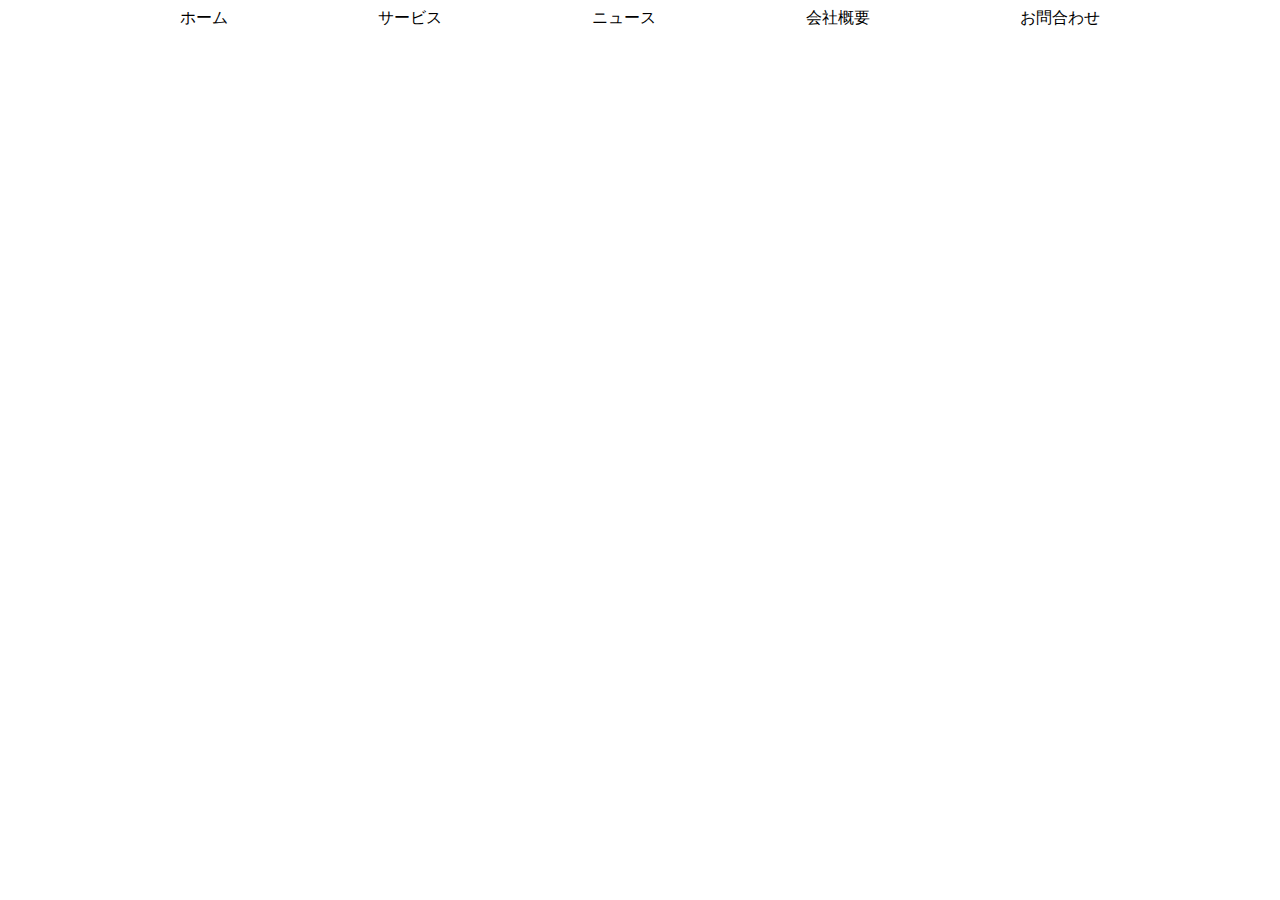
<file: 20221127/index.html>
<!DOCTYPE html>
<html lang="ja">

<head>
    <meta charset="UTF-8">
    <meta http-equiv="X-UA-Compatible" content="IE=edge">
    <meta name="viewport" content="width=device-width, initial-scale=1.0">
    <title>第２回コーディング</title>
    <meta name="description" content="第2回">
    <link rel="stylesheet" href="css/style.css">
</head>

<body>
    <ul>
        <li>ホーム</li>
        <li>サービス</li>
        <li>ニュース</li>
        <li>会社概要</li>
        <li>お問合わせ</li>
    </ul>
</body>

</html>
</file>
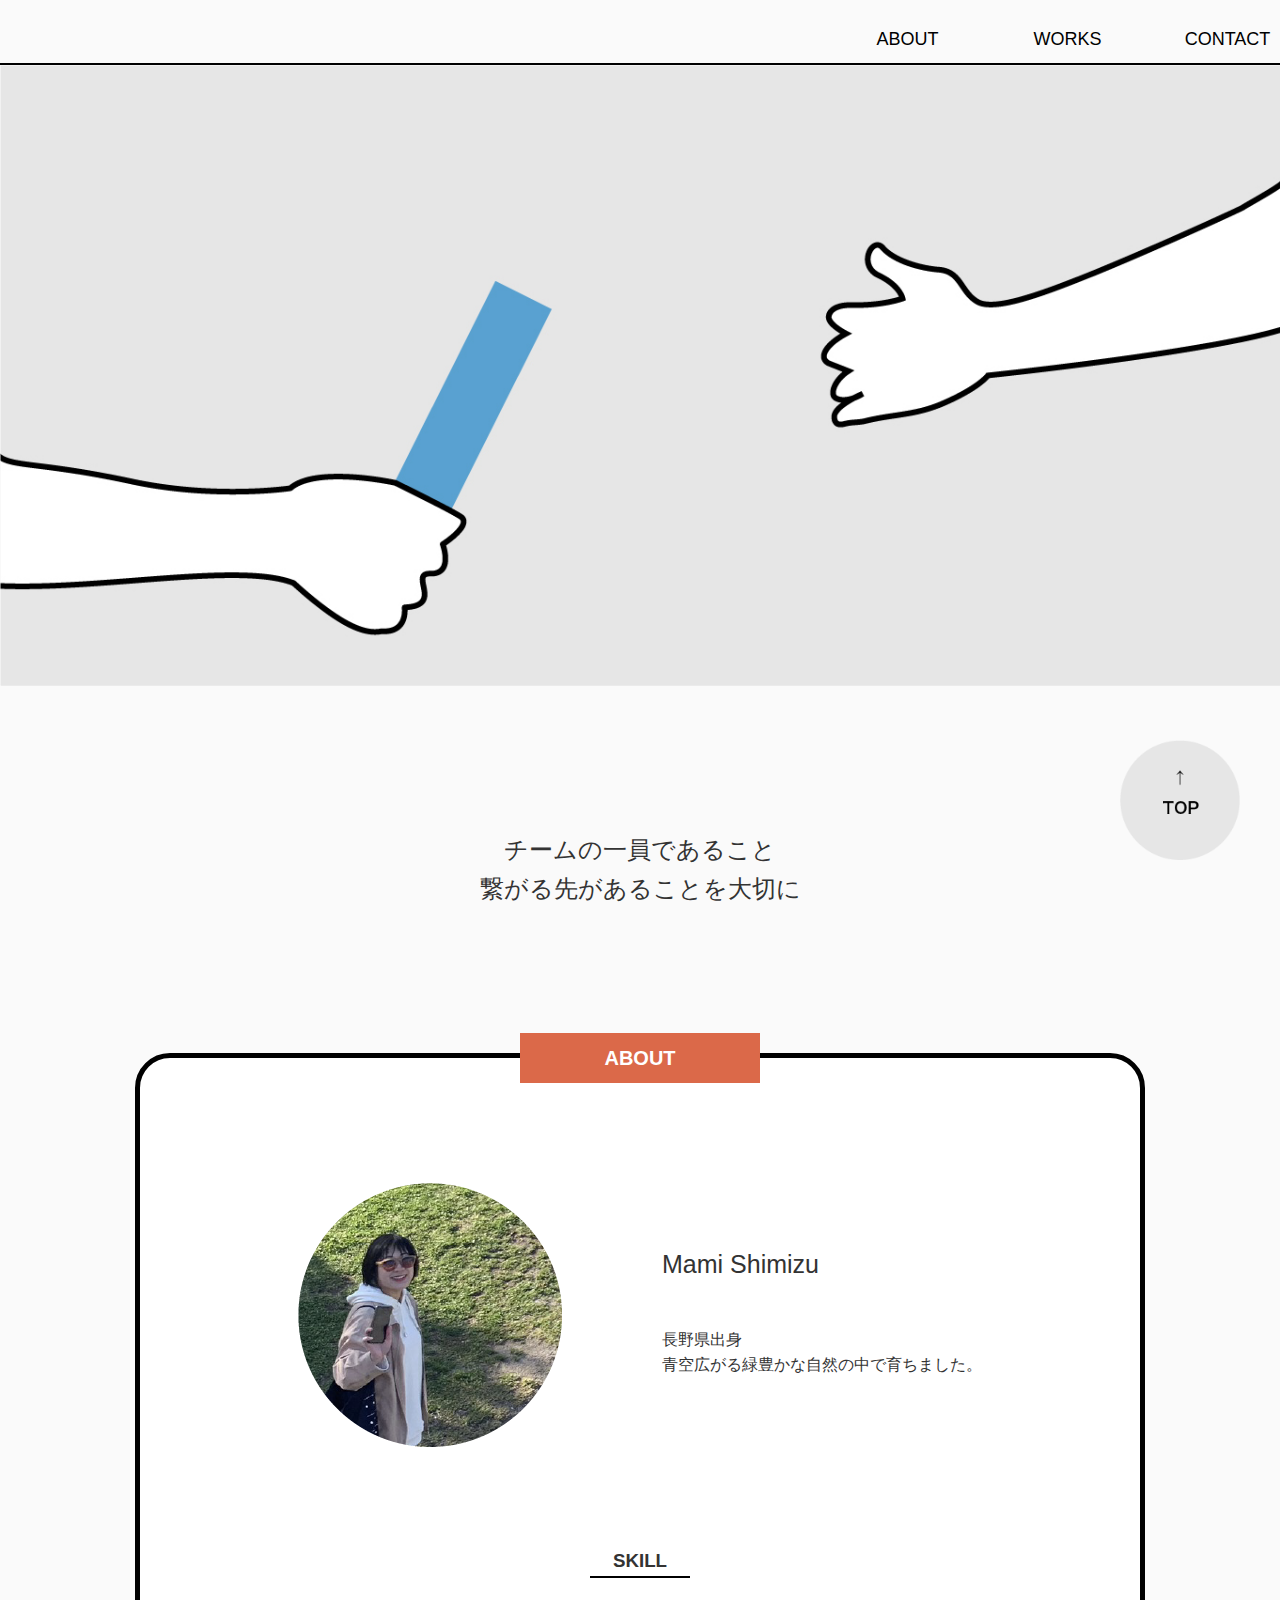
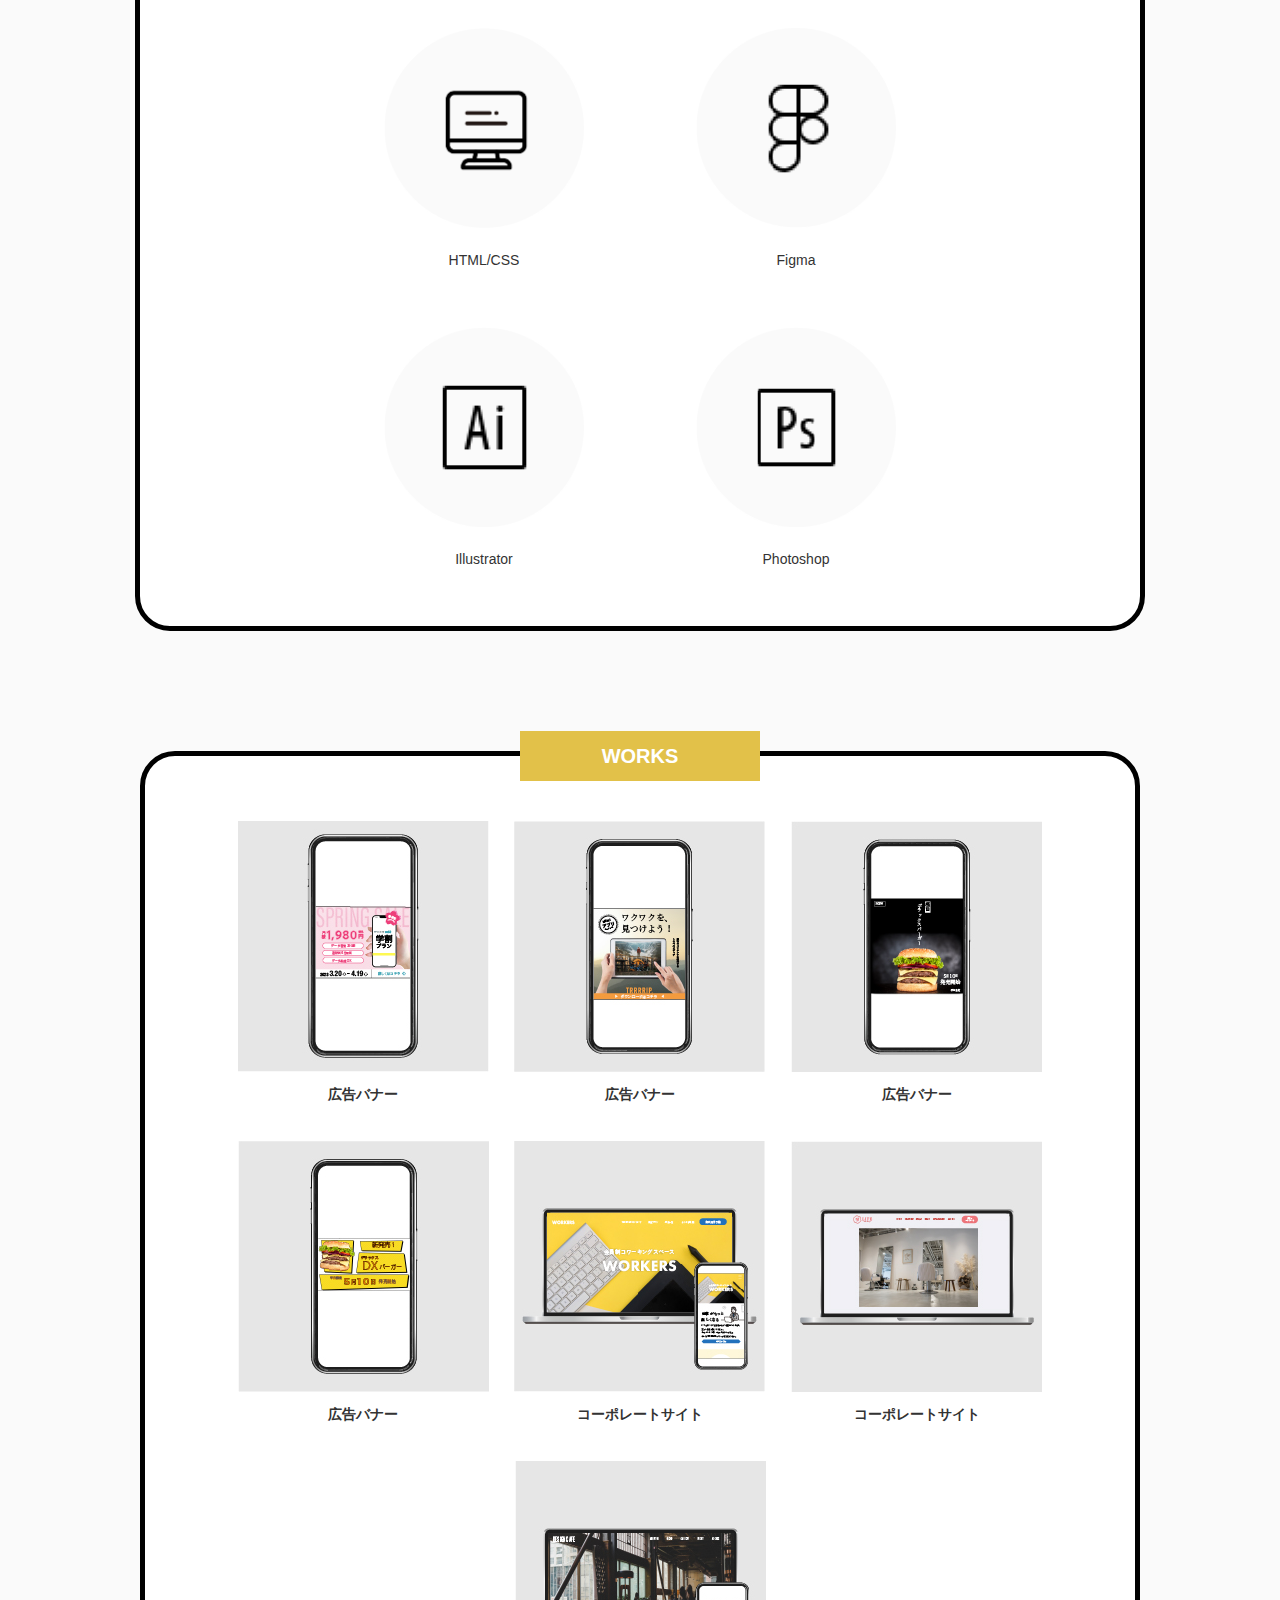
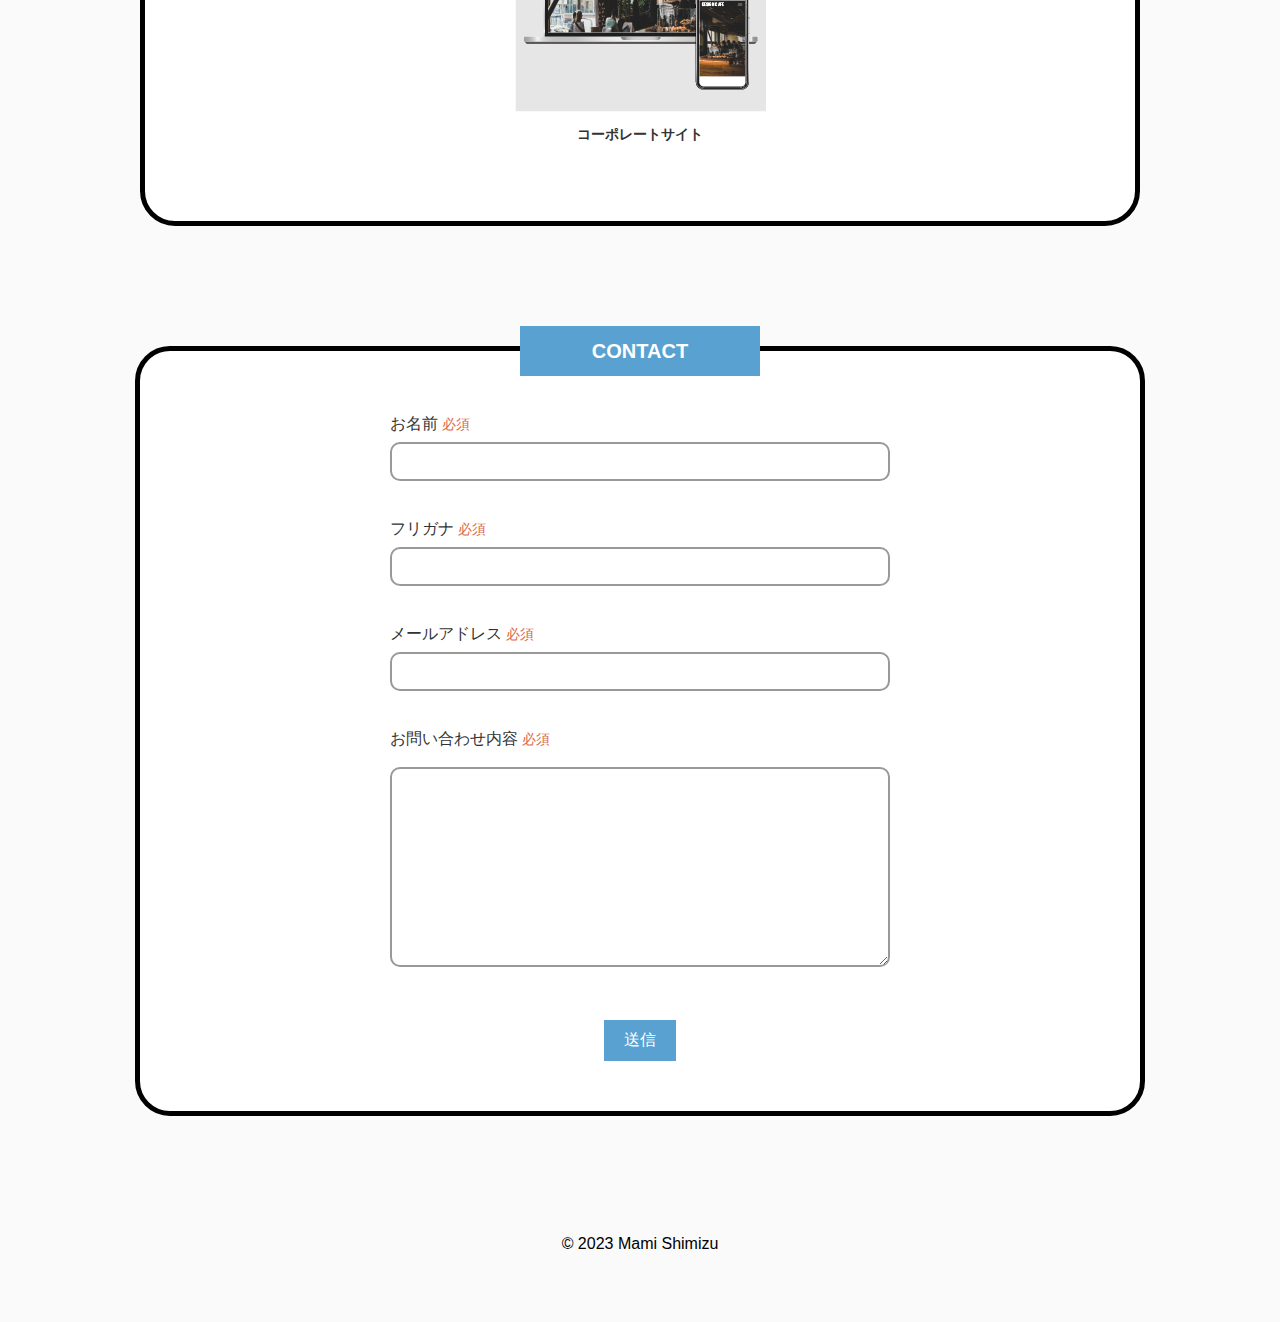
<file: coding_portfolio/index.html>
<!DOCTYPE html>
<html lang="ja">

<head>
    <meta charset="UTF-8">
    <meta http-equiv="X-UA-Compatible" content="IE=edge">
    <meta name="viewport" content="width=device-width, initial-scale=1.0">
    <title>Shimizu Mami Portfolio</title>
    <meta name="description" content="ShimizuMamiのポートフォリオ">
    <link rel="stylesheet" href="css/lightbox.min.css">
    <link rel="stylesheet" href="css/style.css">
    <script src="https://ajax.googleapis.com/ajax/libs/jquery/3.6.1/jquery.min.js"></script>
</head>

<body>
    <header id="header">
        <nav class="pc_nav">
            <div class="header_menu">
                <ul>
                    <li><a href="#about">ABOUT</a></li>
                    <li><a href="#works">WORKS</a></li>
                    <li><a href="#contact">CONTACT</a></li>
                </ul>
            </div>
        </nav>
        <div class="sp_btn"><span></span></div>
        <nav class="sp_nav">
            <ul>
                <li><a href="#about">ABOUT US</a></li>
                <li><a href="#works">WORKS</a></li>
                <li><a href="#contact">CONTACT</a></li>
            </ul>
        </nav>
    </header>

    <main>
        <div class="fv">
            <picture>
                <img src="images/top-100.jpg" alt="トップページ">
            </picture>
        </div>
        <p class="lead">
            チームの一員であること<br>
            繋がる先があることを大切に
        </p>

        <div class="container">
            <section class="about section" id="about">
                <h2 class="heading heading--about">ABOUT</h2>
                <div class="about_flex">
                    <div class="about_img">
                        <img src="images/kari_about@2x.png" alt="顔">
                    </div>
                    <div class="about_profile">
                        <div class="about_name">
                            Mami Shimizu</div>
                        <p class="about_desc">
                            長野県出身<br>
                            青空広がる緑豊かな自然の中で育ちました。
                        </p>
                    </div>
                </div>

                <div class="about_skill">
                    <h3>SKILL</h3>
                    <div class="skill_box">
                        <ul>
                            <li>
                                <img src="images/skill_01.png" alt="coding">
                                <p>HTML/CSS</p>
                            </li>
                            <li>
                                <img src="images/skill_02.png" alt="figma">
                                <p>Figma</p>
                            </li>
                            <li>
                                <img src="images/skill_03.png" alt="illustrator">
                                <p>Illustrator</p>
                            </li>
                            <li>
                                <img src="images/skill_04.png" alt="photoshop">
                                <p>Photoshop</p>
                            </li>
                        </ul>

                    </div>
                </div>
            </section>

            <section class="works section" id="works">
                <h2 class="heading heading--works">WORKS</h2>
                <div class="works_box">
                    <ul>
                        <li>
                            <div class>
                                <a href="images/lightbox_01-100.jpg" data-lightbox="work1">
                                    <img src="images/works_01-100.jpg" alt="work1">
                                </a>
                            </div>
                            <p>広告バナー</p>
                        </li>
                        <li>
                            <div class>
                                <a href="images/lightbox_02-100.jpg" data-lightbox="work2">
                                    <img src="images/works_02-100.jpg" alt="work2">
                                </a>
                            </div>
                            <p>広告バナー</p>
                        </li>
                        <li>
                            <div class>
                                <a href="images/lightbox_03-100.jpg" data-lightbox="work3">
                                    <img src="images/works_04-100.jpg" alt="work3">
                                </a>
                            </div>
                            <p>広告バナー</p>
                        </li>
                        <li>
                            <div class>
                                <a href="images/lightbox_04-100.jpg" data-lightbox="work4">
                                    <img src="images/works_03-100.jpg" alt="work4">
                                </a>
                            </div>
                            <p>広告バナー</p>
                        </li>
                        <li>
                            <div class>
                                <a href="images/lightbox_05-100.jpg" data-lightbox="work5">
                                    <img src="images/works_05-100.jpg" alt="work5">
                                </a>
                            </div>
                            <p>コーポレートサイト</p>
                        </li>
                        <li>
                            <div class>
                                <a href="images/lightbox_06-100.jpg" data-lightbox="work6">
                                    <img src="images/works_06-100.jpg" alt="work6">
                                </a>
                            </div>
                            <p>コーポレートサイト</p>
                        </li>
                        <li>
                            <div class>
                                <a href="images/lightbox_07-100.jpg" data-lightbox="work7">
                                    <img src="images/works_07-100.jpg" alt="work7">
                                </a>
                            </div>
                            <p>コーポレートサイト</p>
                        </li>
                    </ul>
                </div>
            </section>


            <section class="contact section" id="contact">
                <h2 class="heading heading--contact">CONTACT</h2>
                <form
                    action="action=https://docs.google.com/forms/u/0/d/e/1FAIpQLSdXGQLghnNfMEqWzNtjsR-7WGbVN1TqiaQcWI0ZORoCXc2gSQ/formResponse">
                    <div class="contact_form">
                        <div class="contact_sentence">
                            <label id="name">お名前
                                <span>必須</span>
                            </label>
                            <input class="input_text" type="text" name="entry.366340186" required>
                        </div>
                        <div class="contact_sentence">
                            <label id="furigana">フリガナ
                                <span>必須</span>
                            </label>
                            <input class="input_text" type="text" name="entry.636114824" required>
                        </div>
                        <div class="contact_sentence">
                            <label id="email">メールアドレス
                                <span>必須</span>
                            </label>
                            <input class="input_text" type="text" name="entry.1072019112" required>
                        </div>
                        <div class="contact_sentence">
                            <label id="msg">お問い合わせ内容
                                <span>必須</span>
                            </label>
                            <textarea class="message" name="entry.785370535"></textarea>
                        </div>
                        <button class="btn">送信</button>
                    </div>
                </form>
            </section>
        </div>
    </main>

    <footer>
        <p class="footer_copy">© 2023 Mami Shimizu</p>
    </footer>

    <div class="pagetop">
        <a href="#header">
            <img src="images/logo_pagetop.png" alt="pagetop">
        </a>
    </div>

    <script>
        $(function () {
            $('.sp_btn').on('click', function () {
                $('.sp_btn').toggleClass('open');
                $('.sp_nav').fadeToggle();
            });

        })
    </script>
    <script src="js/lightbox-plus-jquery.min.js"></script>
</body>

</html>
</file>
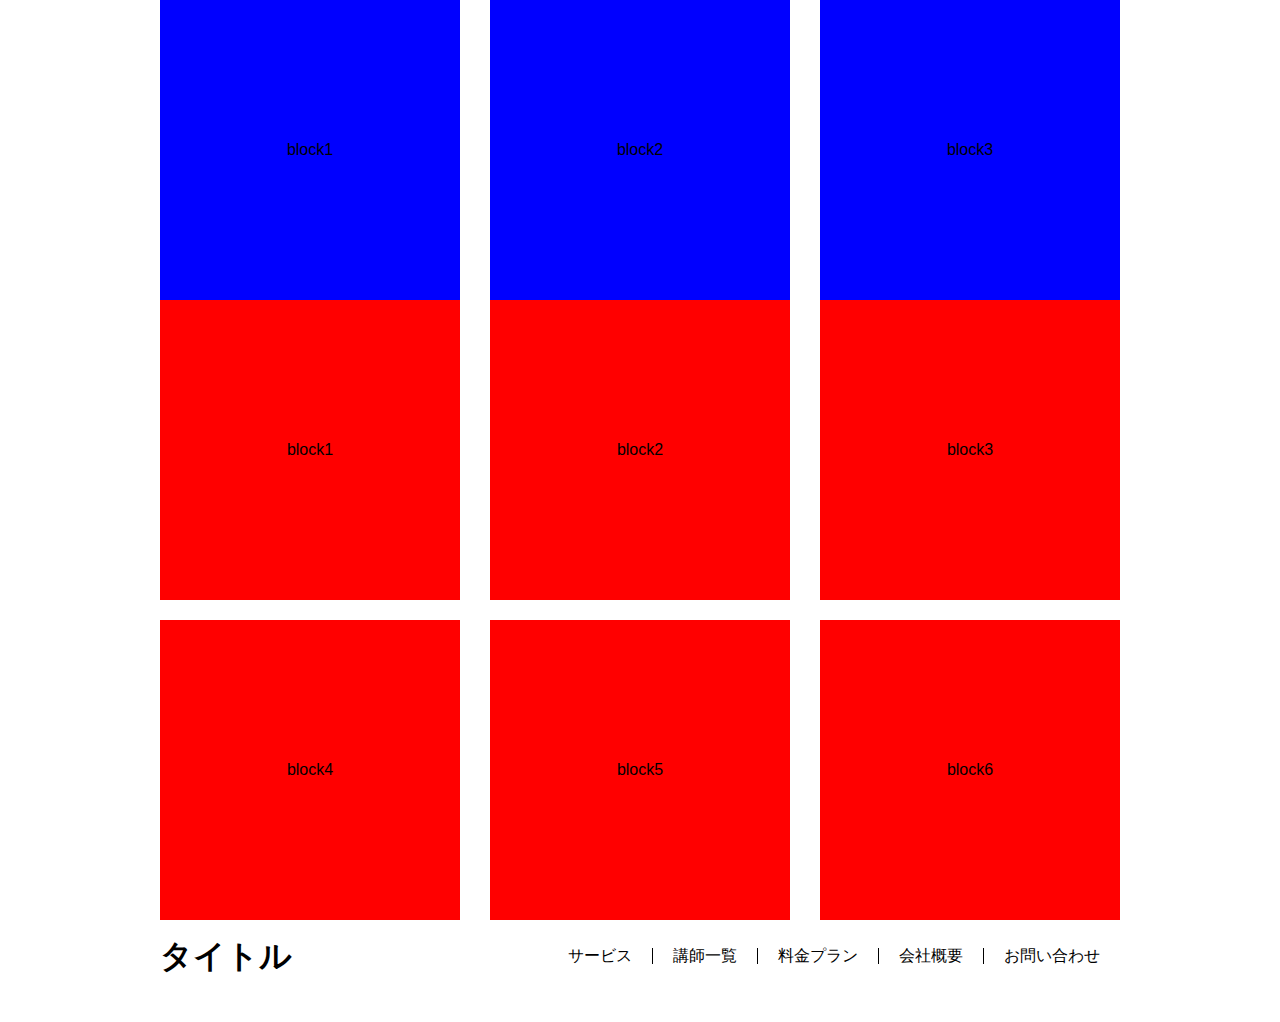
<file: codingkadai02_shimizu/index.html>
<!DOCTYPE html>
<html lang="ja">

<head>
    <meta charset="UTF-8">
    <meta http-equiv="X-UA-Compatible" content="IE=edge">
    <meta name="viewport" content="width=device-width, initial-scale=1.0">
    <title>第2回</title>
    <meta name="discription" content="課題２">
    <link rel="stylesheet" href="css/style.css">
</head>

<body>
    <div class="wrap">
        <div>block1</div>
        <div>block2</div>
        <div>block3</div>
    </div>


    <div class="block">
        <div>block1</div>
        <div>block2</div>
        <div>block3</div>
        <div>block4</div>
        <div>block5</div>
        <div>block6</div>
    </div>

    <div class="third">
        <h1>タイトル</h1>
        <ul>
            <li>サービス</li>
            <li>講師一覧</li>
            <li>料金プラン</li>
            <li>会社概要</li>
            <li>お問い合わせ</li>
        </ul>
    </div>

</body>

</html>
</file>
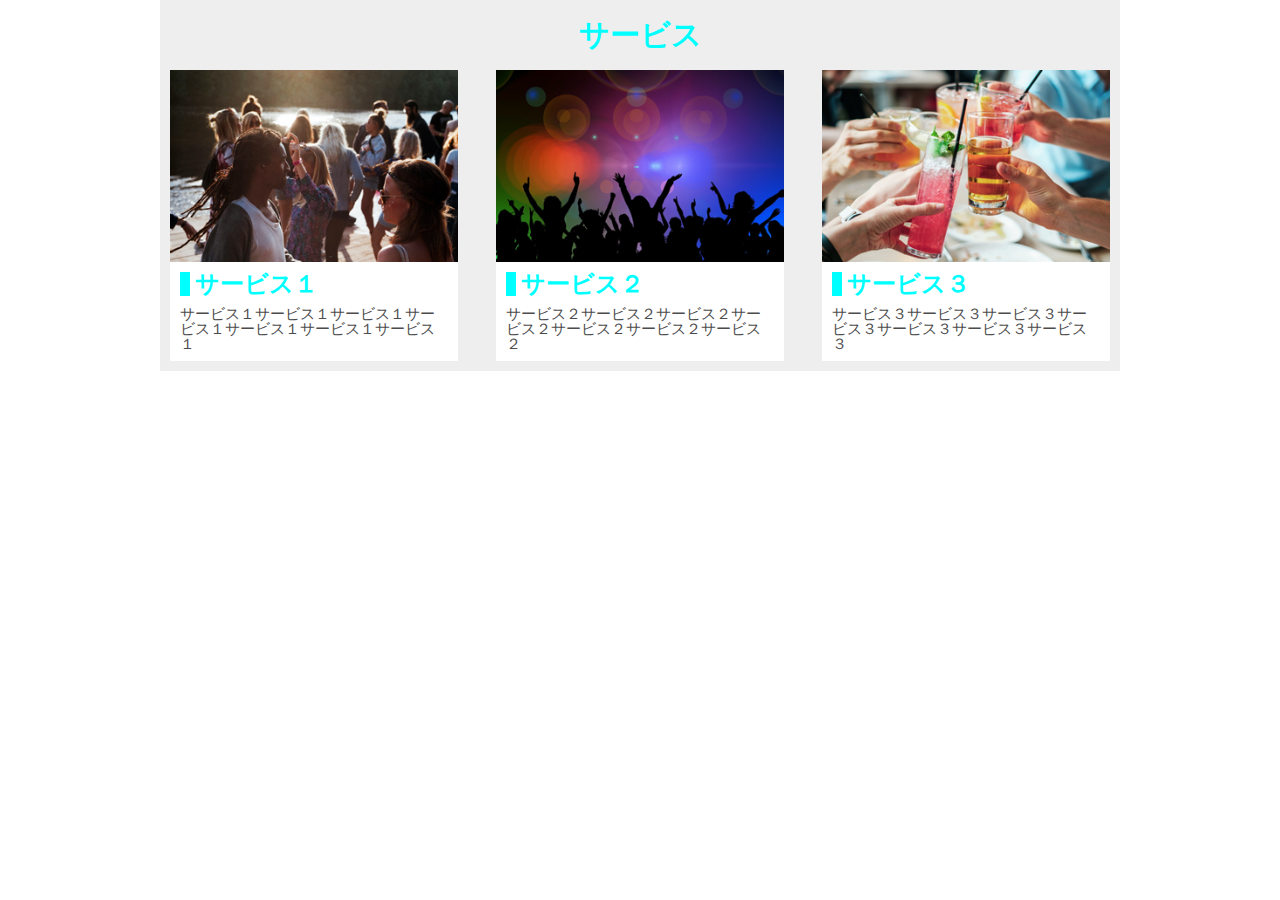
<file: codingkadai03_shimizu/index.html>
<!DOCTYPE html>
<html lang="ja">

<head>
    <meta charset="UTF-8">
    <meta http-equiv="X-UA-Compatible" content="IE=edge">
    <meta name="viewport" content="width=device-width, initial-scale=1.0">
    <title>第3回</title>
    <meta name="description" content="課題">
    <link rel="stylesheet" href="css/style.css">
</head>

<body>

    <script>
        let array = [1, 2, 3, 4, 5, 6, 7, 8, 9, 10];
        let num = 0;
        for (i = 0; i < array.length; i++) {
            num = num + array[i];
        }
        if (num < 20) {
            console.log('20未満');
        } else {
            console.log('20以上');
        }
    </script>


    <div class="wrap">
        <h1>サービス</h1>
        <ul>
            <li>
                <img src="images/main_1.jpg" alt="サービス１">
                <h2>サービス１</h2>
                <p>サービス１サービス１サービス１サービス１サービス１サービス１サービス１</p>
            </li>

            <li>
                <img src="images/main_2.png" alt="サービス２">
                <h2>サービス２</h2>
                <p>サービス２サービス２サービス２サービス２サービス２サービス２サービス２</p>
            </li>

            <li>
                <img src="images/main_3.png" alt="サービス３">
                <h2>サービス３</h2>
                <p>サービス３サービス３サービス３サービス３サービス３サービス３サービス３</p>


            </li>
        </ul>
    </div>



</body>

</html>
</file>
<file: 20221127/css/style.css>
@charset "utf-8";

ul {
  display: flex;
  justify-content: space-between;
  list-style: none;
  max-width: 960px;
  margin: 0 auto;
  padding: 0;
}

ul li {
  padding: 0 20px;
}
</file>
<file: coding_portfolio/css/style.css>
@charset "utf-8";

/* cssリセット */

body {
  background-color: #fafafa;
}

html,
body,
h1,
h2,
h3,
p,
dl,
dt,
dd,
ul,
li {
  margin: 0;
  margin: 0;
  margin: 0;
  padding: 0;
  line-height: 1;
  /*デフォルトの文字色、font-familyを予め当てておく*/
  color: #333;
  font-family: "游ゴシック体", YuGothic, "游ゴシック", "Yu Gothic", "メイリオ",
    "Hiragino Kaku Gothic ProN", "Hiragino Sans", sans-serif;
  font-feature-settings: "palt";
}

a {
  /*下線を消す*/
  text-decoration: none;
  /*色を消す*/
  color: inherit;
  transition: 0.3s;
}

ul {
  /*左の「・」を消す*/
  list-style: none;
}

img {
  max-width: 100%;
  vertical-align: bottom;
  border: none;
}

html {
  scroll-behavior: smooth;
}

/*header*/
.header {
  position: absolute;
  top: 0;
  left: 50%;
  transform: translateX(-50%);
  width: 100%;
  max-width: 1000px;
  border-bottom: 2px solid #000;
  z-index: 98;
}

.header_menu {
  padding: 30px 0 15px;
  border-width: 2px;
  border-color: black;
  border-bottom-style: solid;
}

.pc_nav ul {
  display: flex;
  justify-content: flex-end;
}

.pc_nav ul li {
  width: 105px;
  color: black;
  font-size: 18px;
  font-family: "游ゴシック体", YuGothic, "游ゴシック", "Yu Gothic", "メイリオ",
    "Hiragino Kaku Gothic ProN", "Hiragino Sans", sans-serif;
  text-align: center;
}

.pc_nav ul li + li {
  margin-left: 55px;
}

/*共通*/
.section {
  max-width: 1000px;
  margin: 0 auto 120px;
  border: 5px solid black;
  border-radius: 35px;
  background-color: #fff;
}

.heading {
  display: flex;
  justify-content: center;
  align-items: center;
  width: 240px;
  height: 50px;
  margin: -25px auto 0;
  color: #fff;
  font-size: 20px;
  font-weight: bold;
}

.heading--about {
  background-color: #db6949;
}

.heading--works {
  background-color: #e2c149;
}

.heading--contact {
  background-color: #59a1d0;
}

.container {
  padding: 0 40px;
}

/*ファーストビュー*/
.fv img {
  width: 100%;
}

/*リード文*/
.lead {
  font-size: 24px;
  text-align: center;
  line-height: 1.6;
  margin: 145px 0;
}

/*ABOUT*/
.about_flex {
  display: flex;
  justify-content: center;
  align-items: center;
  margin: 100px 0;
}

.about_img {
  margin-right: 100px;
}

.about_name {
  font-size: 25px;
  margin-bottom: 50px;
}

.about_desc {
  font-size: 16px;
  line-height: 1.6;
}

.about_skill h3 {
  display: block;
  width: 80px;
  padding: 5px 10px;
  margin: 0 auto 50px;
  border-bottom: 2px solid #000;
  text-align: center;
}

.skill_box {
  max-width: 512px;
  margin: 0 auto;
}

.skill_box ul {
  margin-top: 30px;
  width: 100%;
  display: flex;
  flex-wrap: wrap;
  justify-content: space-between;
}

.skill_box ul li {
  width: 200px;
  margin-bottom: 60px;
}

.skill_box ul li :nth-child(odd) {
  margin-right: 110px;
}

.skill_box p {
  font-size: 14px;
  margin-top: 25px;
  text-align: center;
}

/*works*/

.works {
  padding: 0 40px;
  box-sizing: border-box;
}

.works_box {
  max-width: 960px;
  margin: 0 auto;
  padding: 40px;
}

.works_box ul {
  display: flex;
  flex-wrap: wrap;
  justify-content: space-around;
}

.works_box ul li {
  width: calc((100% - 60px) / 3);
  margin: 0 10px 40px;
  text-align: center;
}

.works_box p {
  font-size: 14px;
  font-weight: bold;
  margin-top: 15px;
  text-align: center;
}

/*contact*/
.contact_form {
  max-width: 500px;
  margin: 0 auto;
  padding: 0 40px;
}

.contact_sentence {
  width: 100%;
  margin-top: 40px;
}

.contact_sentence label span {
  font-size: 14px;
  color: #db6949;
  padding: 2px 0 3px 0;
}

.input_text {
  width: 100%;
  margin-top: 10px;
  padding: 10px;
  border-radius: 10px;
  border: 2px solid #999;
  box-sizing: border-box;
}

/*input[type="email"] {
  padding: 10px;
  width: 65%;
  color: #999;
  border: 1px solid #999;
}*/

textarea {
  width: 100%;
  height: 200px;
  margin-top: 20px;
  box-sizing: border-box;
  padding: 10px;
  border-radius: 10px;
  border: 2px solid #999;
}

button {
  background: #59a1d0;
  color: white;
  font-size: 16px;
  padding: 10px 20px;
  margin: 50px auto;
  display: block;
  border: none;
}

/*footer*/
.footer_copy {
  margin-top: 70px;
  margin-bottom: 70px;
  text-align: center;
  font-size: 16px;
  color: black;
}

.pagetop {
  position: fixed;
  right: 40px;
  bottom: 40px;
  width: 120px;
}

.sp_nav,
.sp_btn {
  display: none;
}

@media screen and (max-width: 1100px) {
  .pc_nav {
    display: none;
  }

  /*ハンバーガー*/
  .sp_btn {
    position: absolute;
    top: 20px;
    right: 25px;
    display: block;
    height: 23px;
    cursor: pointer;
    z-index: 2;
  }

  .sp_btn span {
    position: relative;
    top: 10px;
    display: block;
    width: 33px;
    height: 3px;
    border-radius: 2px;
    background-color: #000;
    transition: 0.3s;
  }

  .sp_btn span::before,
  .sp_btn span::after {
    content: "";
    position: absolute;
    display: block;
    width: 33px;
    height: 3px;
    border-radius: 2px;
    background-color: #000;
    transition: 0.3s;
  }

  .sp_btn span::before {
    bottom: 10px;
  }
  .sp_btn span::after {
    top: 10px;
  }

  /*ハンバーガー閉じる*/
  .sp_btn.open span {
    background: transparent;
  }
  .sp_btn.open span::before {
    bottom: 0;
    transform: rotate(45deg);
    background-color: #fff;
  }

  .sp_btn.open span::after {
    top: 0;
    transform: rotate(135deg);
    background-color: #fff;
  }

  /*ハンバーガーメニュー */
  .sp_nav {
    position: absolute;
    top: 0;
    left: 0;
    width: 100%;
    height: 100vh;
    background: rgba(0, 0, 0, 0.8);
    z-index: 1;
  }

  .sp_nav ul {
    display: flex;
    flex-direction: column;
    justify-content: center;
    align-items: center;
    height: 100%;
  }

  .sp_nav ul li {
    padding: 20px;
    color: #fff;
    font-size: 18px;
    font-family: "游ゴシック体", YuGothic, "游ゴシック", "Yu Gothic", "メイリオ",
      "Hiragino Kaku Gothic ProN", "Hiragino Sans", sans-serif;
  }
}

/*sp*/
.sp_only {
  display: none;
}

@media screen and (max-width: 767px) {
  .sp_only {
    display: block;
  }

  .pc_only {
    display: none;
  }

  /*共通*/
  .heading {
    width: 155px;
    height: 35px;
    margin: -20px auto 0;
    color: #fff;
    font-size: 17px;
    font-weight: bold;
  }

  /*リード文*/
  .lead {
    font-size: 20px;
    line-height: 1.8;
    margin: 100px 0;
  }

  /*ABOUT */
  .about_flex {
    display: block;
  }

  .about_img {
    width: 100%;
    text-align: center;
  }

  .about_profile {
    text-align: center;
  }

  .about_name {
    margin: 40px 0;
    font-size: 18px;
  }

  .about_skill h3 {
    width: 60px;
  }

  .skill_box ul {
    display: block;
  }

  .skill_box ul li {
    width: 100%;
    text-align: center;
  }

  .skill_box p {
    font-size: 14px;
    margin-top: 18px;
  }

  /*works*/
  .works_box ul {
    display: block;
  }

  .works_box ul li {
    width: 100%;
    margin-top: 50px;
  }

  .skill_box ul li :nth-child(odd) {
    margin: 0;
  }

  .works_box img {
    margin-top: 30px;
  }

  .works_box p {
    font-size: 14px;
    font-weight: bold;
    margin-top: 15px;
    text-align: center;
  }

  /*contact*/
  .contact_form {
    padding: 0 40px;
    margin-top: 70px;
    text-align: center;
  }

  /*pagetop*/
  .pagetop {
    position: fixed;
    right: 40px;
    bottom: 40px;
    width: 100px;
  }
}
</file>
<file: codingkadai02_shimizu/css/style.css>
@charset "utf-8";

/* cssリセット */

/*利用するタグによってこちらの内容は増やす*/

html,
body,
h1,
h2,
h3,
p,
dl,
dt,
dd,
ul,
li {
  margin: 0;
  padding: 0;
  line-height: 1;
  /*デフォルトの文字色、font-familyを予め当てておく*/
  color: #000;
  font-family: "游ゴシック体", YuGothic, "游ゴシック", "Yu Gothic", "メイリオ",
    "Hiragino Kaku Gothic ProN", "Hiragino Sans", sans-serif;
}

a {
  /*下線を消す*/
  text-decoration: none;
  /*色を消す*/
  color: inherit;
}

ul {
  /*左の「・」を消す*/
  list-style: none;
}

img {
  max-width: 100%;
  vertical-align: bottom;
  border: none;
}

/* ここから課題*/

.wrap {
  display: flex;
  justify-content: space-between;
  width: 960px;
  margin: 0 auto;
}

.wrap div {
  width: 300px;
  height: 300px;
  background: blue;
  text-align: center;
  line-height: 300px;
}

.block {
  display: flex;
  justify-content: space-between;
  flex-wrap: wrap;
  width: 960px;
  margin: 0 auto;
}
.block div {
  width: 300px;
  height: 300px;
  background: red;
  text-align: center;
  line-height: 300px;
  margin-bottom: 20px;
}

.third {
  display: flex;
  justify-content: space-between;
  align-items: center;
  max-width: 960px;
  margin: 0 auto;
  margin-bottom: 50px;
}

.third ul {
  display: flex;
  justify-content: flex-end;
  list-style: none;
}

.third ul li {
  padding: 0 20px;
  border-right: 1px solid black;
}

.third ul li:last-child {
  border-right: none;
}

@media screen and (max-width: 767px) {
  .third {
    display: block;
    padding: 0 20px;
  }

  .third ul {
    display: block;
  }

  .third ul li {
    padding: 20px 0;
    border-right: none;
    border-bottom: 1px solid black;
  }
}
</file>
<file: codingkadai03_shimizu/css/style.css>
@charset "utf-8";
/* cssリセット */

/*利用するタグによってこちらの内容は増やす*/

body,
h1,
h2,
h3,
ul,
li,
p {
  margin: 0;
  margin: 0;
  margin: 0;
  padding: 0;
  line-height: 1;
  /*デフォルトの文字色、font-familyを予め当てておく*/
  color: #4c4c4c;
  font-family: "游ゴシック体", YuGothic, "游ゴシック", "Yu Gothic", "メイリオ",
    "Hiragino Kaku Gothic ProN", "Hiragino Sans", sans-serif;
}

a {
  /*下線を消す*/
  text-decoration: none;
  /*色を消す*/
  color: inherit;
}

ul {
  /*左の「・」を消す*/
  list-style: none;
}

img {
  max-width: 100%;
  vertical-align: bottom;
  border: none;
}

/*ここから課題です*/

div {
  max-width: 960px;
  background-color: #eeeeee;
  margin: 0 auto;
}

h1 {
  font-size: 30px;
  margin: 0 auto;
  padding: 20px 20px;
  text-align: center;
  color: aqua;
}

ul {
  display: flex;
  justify-content: space-between;
  list-style: none;
}

li {
  max-width: 30%;
  background-color: white;
  margin: 0 10px 10px;
}

img {
  width: 100%;
}

h2 {
  color: aqua;
  border-left: 10px solid aqua;
  margin: 10px;
  padding-left: 5px;
}
p {
  margin: 10px;
  font-size: 15px;
}

@media screen and (max-width: 400px) {
  ul {
    display: block;
  }

  li {
    max-width: 100%;
  }
}
</file>
